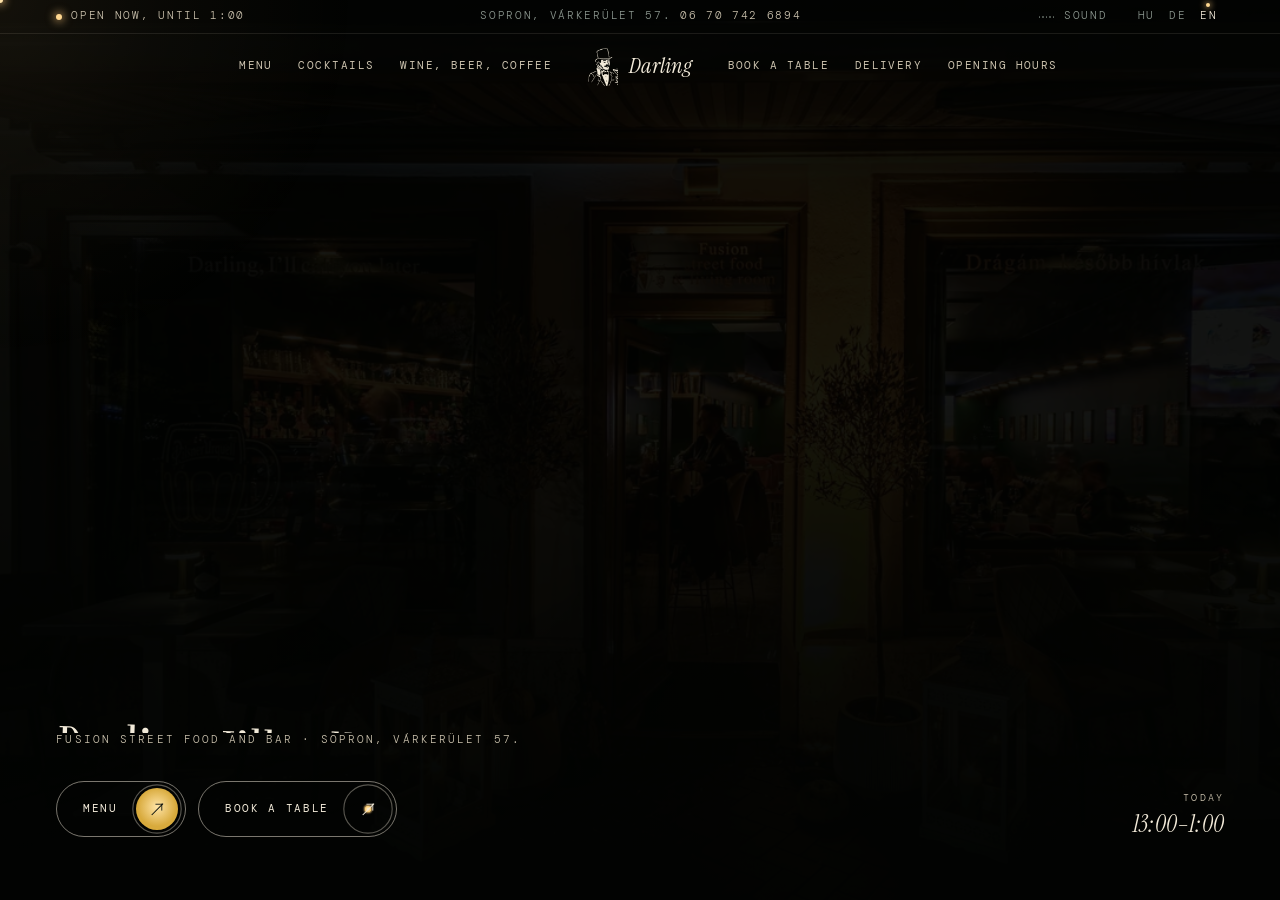
<file: site/index.html>
<!doctype html>
<html lang="hu" class="js">
<head>
<meta charset="utf-8">
<meta name="viewport" content="width=device-width, initial-scale=1">
<title>Drágám, később hívlak… · Darling · Sopron, Várkerület 57.</title>
<meta name="description" content="Street food, koktélbár és kávé Sopronban, a Várkerület 57–59.-ben. Smashed burger, poke bowl, wrap, koktélok, soproni borok. Asztalfoglalás: 06 70 742 6894.">
<meta name="robots" content="noindex">
<meta name="theme-color" content="#0d1411">
<meta property="og:title" content="Drágám, később hívlak… · Sopron, Várkerület 57.">
<meta property="og:description" content="Street food, koktélok és kávé a soproni Várkerületen.">
<meta property="og:image" content="https://curious-ganache-0c354a.netlify.app/img/hero-1400.webp">
<meta name="twitter:card" content="summary_large_image">
<link rel="icon" href="img/favicon.svg?v=10" type="image/svg+xml">
<link rel="preload" href="fonts/imbue-latin-opsz-normal.woff2" as="font" type="font/woff2" crossorigin>
<link rel="preload" href="fonts/imbue-latin-ext-opsz-normal.woff2" as="font" type="font/woff2" crossorigin>
<link rel="preload" href="fonts/dm-mono-latin-300-normal.woff2" as="font" type="font/woff2" crossorigin>
<link rel="preload" as="image" href="img/hero-1400.webp?v=10" imagesrcset="img/hero-800.webp?v=10 800w, img/hero-1400.webp?v=10 1400w, img/hero-2400.webp?v=10 2400w" imagesizes="100vw" fetchpriority="high">
<link rel="stylesheet" href="css/style.css?v=10">
<script type="application/ld+json">{"@context":"https://schema.org","@type":"BarOrPub","name":"Darling, I’ll call you later…","alternateName":"Darling Sopron","url":"https://curious-ganache-0c354a.netlify.app/","image":"https://curious-ganache-0c354a.netlify.app/img/hero-1400.webp","telephone":"+36707426894","email":"darlingsopron@gmail.com","address":{"@type":"PostalAddress","streetAddress":"Várkerület 57.","addressLocality":"Sopron","postalCode":"9400","addressCountry":"HU"},"servesCuisine":["Street food","Burger","Poke bowl"],"acceptsReservations":true,"hasMenu":"https://darling.waiterio.com/hu/menu","sameAs":["https://www.instagram.com/darlingsopron/","https://www.facebook.com/profile.php?id=61559651763220"],"openingHoursSpecification":[{"@type":"OpeningHoursSpecification","dayOfWeek":"Sunday","opens":"14:00","closes":"22:00"},{"@type":"OpeningHoursSpecification","dayOfWeek":"Monday","opens":"12:00","closes":"23:00"},{"@type":"OpeningHoursSpecification","dayOfWeek":"Tuesday","opens":"12:00","closes":"23:00"},{"@type":"OpeningHoursSpecification","dayOfWeek":"Wednesday","opens":"12:00","closes":"23:00"},{"@type":"OpeningHoursSpecification","dayOfWeek":"Thursday","opens":"12:00","closes":"23:00"},{"@type":"OpeningHoursSpecification","dayOfWeek":"Friday","opens":"13:00","closes":"01:00"},{"@type":"OpeningHoursSpecification","dayOfWeek":"Saturday","opens":"13:00","closes":"02:00"}]}</script>

<script>
(function(){var h=document.documentElement,s=null;h.classList.add('ft-wait');setTimeout(function(){if(!window.__dl)h.classList.remove('ft-wait')},8000);try{s=sessionStorage.getItem('dl-intro')}catch(e){}
var rm=matchMedia('(prefers-reduced-motion: reduce)').matches,sd=navigator.connection&&navigator.connection.saveData;
if(!s&&!rm&&!sd&&!(location.hash&&location.hash.length>1)&&scrollY<40){h.classList.add('intro-on','intro-hold');setTimeout(function(){if(!h.classList.contains('intro-run')){h.classList.add('no-intro');h.classList.remove('intro-hold');}},4500);}
try{var l=localStorage.getItem('dl-lang');if(!l){var n=(navigator.languages||[navigator.language||'hu']).map(function(x){return String(x).slice(0,2)});l=n.filter(function(x){return x==='hu'||x==='de'||x==='en'})[0]||'en';}if(l!=='hu'){h.lang=l;h.classList.add('lang-pending');}}catch(e){}})();
</script>
</head>
<body>
<a class="skip" href="#etlap" data-i18n="skip">Ugrás az étlapra</a>

<div class="intro" id="intro" aria-hidden="true">
  <div class="intro__half intro__half--l"></div>
  <div class="intro__half intro__half--r"></div>
  <div class="intro__glow"></div>
  <div class="intro__seam"></div>
  <div class="intro__smk"><i></i><i></i></div>
  <div class="intro__bar intro__bar--t"></div>
  <div class="intro__bar intro__bar--b"></div>
  <p class="intro__cap"><span class="intro__l1" id="introL1"></span><span class="intro__l2" id="introL2"></span></p>
  <p class="intro__sub" id="introSub"></p>
  <p class="intro__skip" id="introSkip"></p>
</div>

<header class="hd" id="hd">
  <div class="hd__strip">
    <span class="live" id="live"><i></i><span id="liveTxt">Nyitvatartás</span></span>
    <a class="hd__tel" href="tel:+36707426894"><i>Sopron, Várkerület 57.</i>06 70 742 6894</a>
    <div class="hd__r"><button type="button" class="snd" aria-pressed="false"><span class="snd__w" aria-hidden="true"><i></i><i></i><i></i><i></i><i></i></span><span data-i18n="snd">Hang</span></button>
    <div class="lang" role="group" aria-label="Nyelv / Sprache / Language">
      <button type="button" data-lang="hu" aria-pressed="true">HU</button><button type="button" data-lang="de" aria-pressed="false">DE</button><button type="button" data-lang="en" aria-pressed="false">EN</button>
    </div></div>
  </div>
  <div class="hd__bar">
    <nav class="hd__nav" aria-label="Fő menü">
      <div class="hd__grp hd__grp--l">
        <a href="#etlap" data-i18n="n1">Étlap</a>
        <a href="#bar" data-i18n="n2">Koktélok</a>
        <a href="#italok" data-i18n="n3">Bor, sör, kávé</a>
      </div>
      <a class="hd__brand" href="#top" aria-label="Darling, I’ll call you later, vissza az elejére">
        <img src="img/logo-hd.webp?v=10" alt="" width="34" height="43">
        <span class="hd__name">Darling</span>
      </a>
      <div class="hd__grp hd__grp--r">
        <a href="#foglalas" data-i18n="n4">Asztalfoglalás</a>
        <a href="#rendeles" data-i18n="n5">Házhozszállítás</a>
        <a href="#nyitvatartas" data-i18n="n6">Nyitvatartás</a>
      </div>
    </nav>
    <div class="hd__mob">
      <button type="button" class="snd snd--m" aria-pressed="false"><span class="snd__w" aria-hidden="true"><i></i><i></i><i></i><i></i><i></i></span><span class="sr" data-i18n="snd">Hang</span></button>
      <div class="lang" role="group" aria-label="Nyelv / Sprache / Language">
        <button type="button" data-lang="hu" aria-pressed="true">HU</button><button type="button" data-lang="de" aria-pressed="false">DE</button><button type="button" data-lang="en" aria-pressed="false">EN</button>
      </div>
      <button class="burger" id="burger" type="button" aria-expanded="false" aria-controls="mnav"><span></span><span></span><b data-i18n="menu">Menü</b></button>
    </div>
  </div>
</header>

<nav class="mnav" id="mnav" hidden aria-label="Menü">
  <a href="#etlap"><span>01</span><b data-i18n="n1">Étlap</b></a>
  <a href="#bar"><span>02</span><b data-i18n="n2">Koktélok</b></a>
  <a href="#italok"><span>03</span><b data-i18n="n3">Bor, sör, kávé</b></a>
  <a href="#foglalas"><span>04</span><b data-i18n="n4">Asztalfoglalás</b></a>
  <a href="#rendeles"><span>05</span><b data-i18n="n5">Házhozszállítás</b></a>
  <a href="#nyitvatartas"><span>06</span><b data-i18n="n6">Nyitvatartás</b></a>
  <p class="mnav__tel"><a href="tel:+36707426894">06 70 742 6894</a></p>
</nav>

<main id="main">

<section class="hero" id="top" data-gl="1">
  <div class="hero__stack">
    <img class="hero__img" src="img/hero-1400.webp?v=10" srcset="img/hero-800.webp?v=10 800w, img/hero-1400.webp?v=10 1400w, img/hero-2400.webp?v=10 2400w" sizes="100vw" alt="A Darling bejárata este a Várkerületen: nyitott ajtó, lámpások, asztalok a járdán" width="2400" height="1597" fetchpriority="high">
    <div class="hero__shade"></div>
    <div class="hero__dark" id="heroDark"></div>
  </div>
  <div class="hero__txt">
    <h1 class="hero__title bl" id="heroTitle" data-i18n="h1">Drágám, később hívlak…</h1>
    <p class="hero__sub" data-i18n="hsub">Fusion street food és bár · Sopron, Várkerület 57.</p>
    <div class="hero__go">
      <a class="go" href="#etlap"><span data-i18n="hgo1">Étlap</span><i class="go__ar" aria-hidden="true"></i></a>
      <a class="go go--line" href="#foglalas"><span data-i18n="hgo2">Asztalfoglalás</span><i class="go__ar" aria-hidden="true"></i></a>
    </div>
  </div>
  <p class="hero__today" id="heroToday"></p>
</section>

<section class="sec about" id="rolunk" aria-labelledby="aboutH">
  <div class="about__in">
    <h2 class="sr" id="aboutH" data-i18n="aboutH">Rólunk</h2>
    <p class="lede" id="lede" data-i18n="lede">Két terem és egy terasz a Várkerületen, mindkét teremben harminc hely. A konyha fél egytől fél tízig süti a burgereket és rakja össze a poke bowlokat, a bárpult pénteken egyig, szombaton kettőig van nyitva.</p>
    <div class="about__pics">
      <figure class="ph ph--a" style="--i:0"><div class="ph__in"><img src="img/bar-1400.webp?v=10" srcset="img/bar-800.webp?v=10 800w, img/bar-1400.webp?v=10 1400w, img/bar-2200.webp?v=10 2200w" sizes="(min-width: 900px) 40vw, 100vw" alt="A bárpult este: polcok tele üvegekkel, sárga steppelt pultfront" loading="lazy" width="1400" height="953"></div><figcaption><b>01</b><span data-i18n="capBar">A bárpult</span></figcaption></figure>
      <figure class="ph ph--c" style="--i:1"><div class="ph__in"><img src="img/asztal-800.webp?v=10" srcset="img/asztal-800.webp?v=10 800w, img/asztal-1400.webp?v=10 1400w" sizes="(min-width: 900px) 20vw, 50vw" alt="Koktél és itallap a fapulton, asztali lámpa fényénél" loading="lazy" width="800" height="1067"></div><figcaption><b>02</b><span data-i18n="capAsztal">Koktél és itallap</span></figcaption></figure>
      <figure class="ph ph--b" style="--i:2"><div class="ph__in"><img src="img/terasz-1400.webp?v=10" srcset="img/terasz-800.webp?v=10 800w, img/terasz-1400.webp?v=10 1400w" sizes="(min-width: 900px) 40vw, 50vw" alt="A terasz este, napernyők alatt hősugárzók és asztali lámpák" loading="lazy" width="1400" height="951"></div><figcaption><b>03</b><span data-i18n="capTerasz">Terasz a Várkerületen, hősugárzókkal</span></figcaption></figure>
    </div>
  </div>
</section>

<section class="sec menu" id="etlap" aria-labelledby="menuH">
  <div class="menu__head">
    <h2 class="h2 bl" id="menuH" data-i18n="menuH">Étlap</h2>
    <p class="menu__note" data-i18n="menuNote">A konyha 12:30 és 21:30 között főz. Bármelyik burger kérhető gluténmentes bucival, 600 Ft felárral.</p>
  </div>
  <div class="menu__grid">
    <div class="menu__tabs" role="tablist" id="tabs" aria-label="Étlap kategóriák"></div>
    <div class="menu__list" id="menuList" role="tabpanel" aria-live="polite"></div>
    <div class="menu__pic" aria-hidden="true"><div class="menu__frame" id="menuPic"></div></div>
  </div>
  <p class="menu__foot" data-i18n="menuFoot">Az árak forintban értendők és tartalmazzák az áfát, szervizdíjat nem számolunk fel. Az allergénekről a felszolgálónál érdeklődj.</p>
</section>

<section class="sec bar" id="bar" aria-labelledby="barH">
  <div class="bar__run" id="barRun">
  <div class="bar__pin" id="barPin">
    <div class="bar__l">
      <h2 class="h2 bl" id="barH" data-i18n="barH">Koktélok</h2>
      <ul class="clist" id="cList"></ul>
      <p class="bar__shot" data-i18n="shot">Darling Shot, darabja 700 Ft. Legalább négyet kérj, az ízt te választod.</p>
    </div>
    <div class="bar__deck" id="deck" aria-hidden="true"></div>
    <div class="bar__r">
      <h3 class="h3" data-i18n="classH">A klasszikusok is megvannak</h3>
      <ul class="classics" id="classics"></ul>
    </div>
  </div>
  </div>
  <div class="mq" id="mq" aria-hidden="true"><div class="mq__t" id="mqT"></div></div>
</section>

<section class="sec drinks" id="italok" aria-labelledby="drH">
  <div class="drinks__top">
    <h2 class="h2 bl" id="drH" data-i18n="drH">Bor, sör, kávé</h2>
    <p class="drinks__lede" data-i18n="drLede">A borlapon Ráspi, Prantner, Jandl és Lővér, a sörök között Münchner Helles, Guinness és Mort Subite. A házi limonádét két méretben kérheted.</p>
  </div>
  <div class="drinks__grid" id="drGrid"></div>
  <figure class="drinks__pic ph"><div class="ph__in"><img src="img/sor-1100.webp?v=10" srcset="img/sor-600.webp?v=10 600w, img/sor-1100.webp?v=10 1100w" sizes="(min-width: 900px) 30vw, 80vw" alt="Csapolt sör korsóban a pulton" loading="lazy" width="1100" height="1619"></div></figure>
</section>

<section class="sec book" id="foglalas" aria-labelledby="bookH">
  <div class="book__l">
    <h2 class="h2 bl" id="bookH" data-i18n="bookH">Asztalfoglalás</h2>
    <p class="book__p" data-i18n="bookP">Péntek és szombat estére érdemes előre szólni, a két terem hamar megtelik. Hívj minket, vagy írj üzenetet Instagramon.</p>
    <a class="book__tel" href="tel:+36707426894" id="bookTel">06 70 742 6894</a>
    <p class="book__their" data-i18n="bookQ">„Ha esetleg nem vesszük fel, később hívunk…”</p>
    <p class="book__alt"><a class="ul" href="https://www.instagram.com/darlingsopron/" target="_blank" rel="noopener">Instagram: @darlingsopron</a> · <a class="ul" href="mailto:darlingsopron@gmail.com">darlingsopron@gmail.com</a></p>
  </div>
  <div class="book__r">
    <div class="dial" id="dial">
      <p class="dial__screen" id="dialScreen" aria-live="polite"><span id="dialNum"></span><i class="dial__caret"></i></p>
      <svg class="dial__svg" id="dialSvg" viewBox="-200 -200 400 400" role="img" aria-label="Tárcsás telefon, a Darling számát tárcsázza">
        <circle class="dial__base" r="196"/>
        <g id="dialNums"></g>
        <g class="dial__wheel" id="dialWheel"><circle class="dial__plate" r="182"/><g id="dialHoles"></g><circle class="dial__hub" r="64"/></g>
        <g class="dial__mid"><circle r="62" class="dial__card"/><text y="-12" class="dial__ct">Darling</text><text y="16" class="dial__cn">70 742 6894</text></g>
        <path class="dial__stop" d="M150 104 L183 126 L176 136 L143 114 Z"/>
      </svg>
      <div class="dial__btns">
        <button type="button" class="go go--line" id="dialGo"><span data-i18n="dialGo">Tárcsázd a számot</span><i class="go__ar" aria-hidden="true"></i></button>
        <a class="go" href="tel:+36707426894"><span data-i18n="dialCall">Hívás</span><i class="go__ar" aria-hidden="true"></i></a>
      </div>
      <p class="dial__hint" data-i18n="dialHint">A lyukakra kattintva magad is tárcsázhatsz.</p>
    </div>
  </div>
</section>

<section class="sec deliv" id="rendeles" aria-labelledby="delH">
  <figure class="deliv__pic ph"><div class="ph__in"><img src="img/w-burger-1400.webp?v=10" srcset="img/w-burger-800.webp?v=10 800w, img/w-burger-1400.webp?v=10 1400w" sizes="(min-width: 900px) 52vw, 100vw" alt="Smashed burger piros tányéron, mögötte korsó sör" loading="lazy" width="1400" height="788"></div></figure>
  <div class="deliv__txt">
    <h2 class="h2 bl" id="delH" data-i18n="delH">Házhozszállítás</h2>
    <dl class="facts">
      <div><dt data-i18n="d1t">Hová</dt><dd data-i18n="d1d">Sopron és 10 km-es környéke</dd></div>
      <div><dt data-i18n="d2t">Szállítási díj</dt><dd data-i18n="d2d">10 km-ig ingyenes, azon túl 700 Ft</dd></div>
      <div><dt data-i18n="d3t">Legkisebb rendelés</dt><dd>2 500 Ft</dd></div>
      <div><dt data-i18n="d4t">Fizetés</dt><dd data-i18n="d4d">készpénz, bankkártya a futárnál vagy online</dd></div>
    </dl>
    <div class="deliv__go">
      <a class="go" href="https://darling.waiterio.com/hu/menu" target="_blank" rel="noopener"><span data-i18n="ordOwn">Rendelés közvetlenül tőlünk</span><i class="go__ar" aria-hidden="true"></i></a>
      <p class="deliv__also"><span data-i18n="ordAlso">Wolton és foodorán is megtalálsz:</span> <a class="ul" href="https://wolt.com/hu/hun/sopron/restaurant/darling-ill-call-you-later" target="_blank" rel="noopener">Wolt</a> · <a class="ul" href="https://www.foodora.hu/restaurant/cptg/darling-ill-call-you-later" target="_blank" rel="noopener">foodora</a></p>
      <p class="deliv__note" data-i18n="ordNote">Áfás számlát kérésre adunk, ezt a rendelésnél jelezd.</p>
    </div>
  </div>
</section>

<section class="sec visit" id="nyitvatartas" aria-labelledby="visH">
  <div class="visit__l">
    <h2 class="h2 bl" id="visH" data-i18n="visH">Nyitvatartás</h2>
    <table class="hours" id="hours"><caption class="sr" data-i18n="visH">Nyitvatartás</caption><tbody></tbody></table>
    <p class="visit__note" data-i18n="visNote">Ünnepnapokon és rendezvények idején eltérhet, ezt Instagramon jelezzük.</p>
  </div>
  <div class="visit__r">
    <address class="addr">
      <span class="addr__k" data-i18n="aK">Cím</span>
      <a class="addr__v" href="https://maps.google.com/?q=Darling,+I%27ll+call+you+later...,+Sopron,+V%C3%A1rker%C3%BClet+57" target="_blank" rel="noopener">9400 Sopron, Várkerület 57.</a>
      <span class="addr__k" data-i18n="tK">Telefon</span>
      <a class="addr__v" href="tel:+36707426894">06 70 742 6894</a>
      <span class="addr__k">E-mail</span>
      <a class="addr__v" href="mailto:darlingsopron@gmail.com">darlingsopron@gmail.com</a>
      <span class="addr__k" data-i18n="sK">Közösségi oldalak</span>
      <span class="addr__v"><a class="ul" href="https://www.instagram.com/darlingsopron/" target="_blank" rel="noopener">Instagram</a> · <a class="ul" href="https://www.facebook.com/profile.php?id=61559651763220" target="_blank" rel="noopener">Facebook</a></span>
    </address>
    <div class="map" id="map">
      <img src="img/terasz2-800.webp?v=10" srcset="img/terasz2-800.webp?v=10 800w, img/terasz2-1400.webp?v=10 1400w" sizes="(min-width: 900px) 44vw, 100vw" alt="A Darling homlokzata és terasza este a Várkerületen" loading="lazy" width="1400" height="951">
      <div class="map__ov">
        <p data-i18n="mapP">A térkép a Google szolgáltatása, betöltéskor a Google sütiket használhat.</p>
        <button type="button" class="go go--line" id="mapGo"><span data-i18n="mapGo">Térkép betöltése</span><i class="go__ar" aria-hidden="true"></i></button>
      </div>
    </div>
  </div>
</section>

</main>

<footer class="ft" id="ft">
  <div class="ft__in">
    <img class="ft__logo" src="img/logo-ft.webp?v=10" alt="" width="180" height="227" fetchpriority="low">
    <p class="ft__big"><span data-i18n="ftBig">Drágám, később hívlak…</span></p>
    <div class="ft__cols">
      <p><b>Darling, I’ll call you later…</b><br>9400 Sopron, Várkerület 57–59.<br><a href="tel:+36707426894">06 70 742 6894</a><br><a href="mailto:darlingsopron@gmail.com">darlingsopron@gmail.com</a></p>
      <p><span data-i18n="ftOp">Üzemeltető</span>: SZMT GROUP Kft.<br><span data-i18n="ftSeat">Székhely</span>: 9400 Sopron, Deákkúti út 16/A 2. em. 7.<br><a class="ul" href="jogi.html" data-i18n="ftLegal">Impresszum és adatkezelés</a></p>
      <p><span data-i18n="ftPhotos">Fotók: a Darling saját képei.</span><br><span data-i18n="ftHost">Tárhely: Netlify, Inc.</span></p>
    </div>
  </div>
</footer>

<canvas class="smoke" id="smoke" aria-hidden="true"></canvas>
<div class="glow" id="glow" aria-hidden="true"></div>
<div class="cur" id="cur" aria-hidden="true"><i class="cur__d"></i><i class="cur__r"><svg viewBox="-17 -17 34 34"><circle r="15.5"/><g id="curH"></g></svg></i></div>
<script src="js/szovegek.js?v=10"></script>
<script src="js/app.min.js?v=10" defer></script>
</body>
</html>
</file>
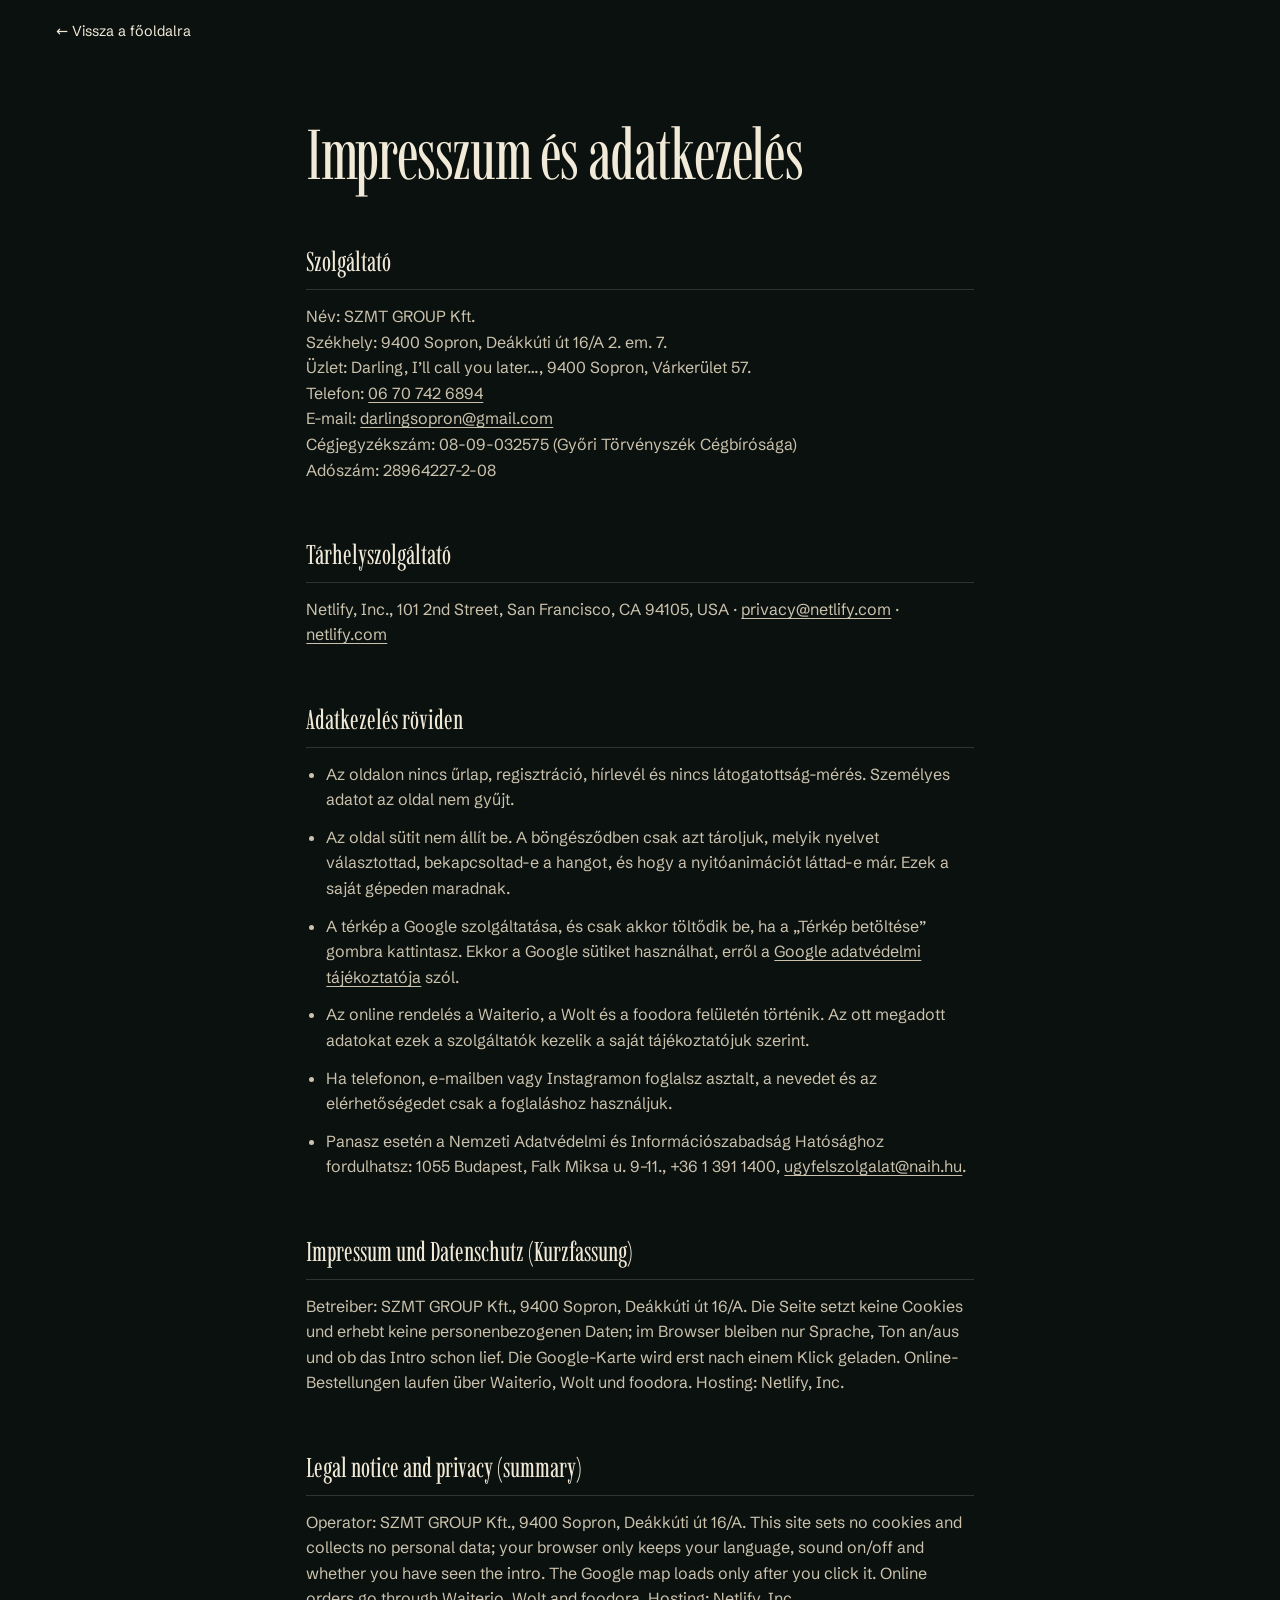
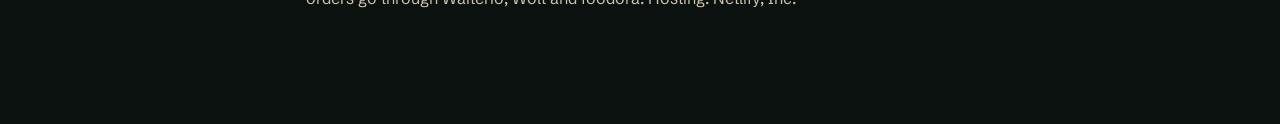
<file: site/jogi.html>
<!doctype html>
<html lang="hu">
<head>
<meta charset="utf-8">
<meta name="viewport" content="width=device-width, initial-scale=1">
<title>Impresszum és adatkezelés · Darling, I’ll call you later…</title>
<meta name="description" content="A Darling, I’ll call you later… (Sopron, Várkerület 57.) impresszuma és adatkezelési tájékoztatója.">
<meta name="robots" content="noindex">
<link rel="icon" href="img/favicon.svg?v=10" type="image/svg+xml">
<link rel="stylesheet" href="css/style.css?v=10">
<style>
body{background:var(--ink)}
.lg{max-width:780px;margin:0 auto;padding:120px var(--pad) 100px}
.lg h1{font:400 clamp(2.4rem,6vw,4.4rem)/1 var(--serif);letter-spacing:-.02em}
.lg h2{font:400 1.7rem/1.2 var(--serif);margin:56px 0 14px;padding-bottom:10px;border-bottom:1px solid var(--line)}
.lg p,.lg li{color:var(--cream2);margin:0 0 12px}
.lg ul{list-style:disc;padding-left:20px}
.lg a{text-decoration:underline;text-underline-offset:3px}
.todo{color:var(--gold)}
.back{position:fixed;top:20px;left:var(--pad);font-size:.9rem}
</style>
</head>
<body>
<a class="back" href="index.html">← Vissza a főoldalra</a>
<main class="lg">
<h1 id="lgH">Impresszum és adatkezelés</h1>
<section lang="hu" data-sec="hu">

<h2>Szolgáltató</h2>
<p>Név: SZMT GROUP Kft.<br>
Székhely: 9400 Sopron, Deákkúti út 16/A 2. em. 7.<br>
Üzlet: Darling, I’ll call you later…, 9400 Sopron, Várkerület 57.<br>
Telefon: <a href="tel:+36707426894">06 70 742 6894</a><br>
E-mail: <a href="mailto:darlingsopron@gmail.com">darlingsopron@gmail.com</a><br>
Cégjegyzékszám: 08-09-032575 (Győri Törvényszék Cégbírósága)<br>
Adószám: 28964227-2-08</p>

<h2>Tárhelyszolgáltató</h2>
<p>Netlify, Inc., 101 2nd Street, San Francisco, CA 94105, USA · <a href="mailto:privacy@netlify.com">privacy@netlify.com</a> · <a href="https://www.netlify.com" target="_blank" rel="noopener">netlify.com</a></p>

<h2>Adatkezelés röviden</h2>
<ul>
<li>Az oldalon nincs űrlap, regisztráció, hírlevél és nincs látogatottság-mérés. Személyes adatot az oldal nem gyűjt.</li>
<li>Az oldal sütit nem állít be. A böngésződben csak azt tároljuk, melyik nyelvet választottad, bekapcsoltad-e a hangot, és hogy a nyitóanimációt láttad-e már. Ezek a saját gépeden maradnak.</li>
<li>A térkép a Google szolgáltatása, és csak akkor töltődik be, ha a „Térkép betöltése” gombra kattintasz. Ekkor a Google sütiket használhat, erről a <a href="https://policies.google.com/privacy" target="_blank" rel="noopener">Google adatvédelmi tájékoztatója</a> szól.</li>
<li>Az online rendelés a Waiterio, a Wolt és a foodora felületén történik. Az ott megadott adatokat ezek a szolgáltatók kezelik a saját tájékoztatójuk szerint.</li>
<li>Ha telefonon, e-mailben vagy Instagramon foglalsz asztalt, a nevedet és az elérhetőségedet csak a foglaláshoz használjuk.</li>
<li>Panasz esetén a Nemzeti Adatvédelmi és Információszabadság Hatósághoz fordulhatsz: 1055 Budapest, Falk Miksa u. 9–11., +36 1 391 1400, <a href="mailto:ugyfelszolgalat@naih.hu">ugyfelszolgalat@naih.hu</a>.</li>
</ul>

</section>
<section lang="de" data-sec="de">
<h2>Impressum und Datenschutz (Kurzfassung)</h2>
<p>Betreiber: SZMT GROUP Kft., 9400 Sopron, Deákkúti út 16/A. Die Seite setzt keine Cookies und erhebt keine personenbezogenen Daten; im Browser bleiben nur Sprache, Ton an/aus und ob das Intro schon lief. Die Google-Karte wird erst nach einem Klick geladen. Online-Bestellungen laufen über Waiterio, Wolt und foodora. Hosting: Netlify, Inc.</p>

</section>
<section lang="en" data-sec="en">
<h2>Legal notice and privacy (summary)</h2>
<p>Operator: SZMT GROUP Kft., 9400 Sopron, Deákkúti út 16/A. This site sets no cookies and collects no personal data; your browser only keeps your language, sound on/off and whether you have seen the intro. The Google map loads only after you click it. Online orders go through Waiterio, Wolt and foodora. Hosting: Netlify, Inc.</p>
</section>
</main>
<script>
(function(){var l="hu";try{l=localStorage.getItem("dl-lang")||"hu"}catch(e){}if(l!=="de"&&l!=="en")return;
var H={de:["Impressum und Datenschutz","← Zurück zur Startseite","Impressum und Datenschutz · Darling, I’ll call you later…"],en:["Legal notice and privacy","← Back to the home page","Legal notice and privacy · Darling, I’ll call you later…"]}[l];
document.documentElement.lang=l;document.title=H[2];var h=document.getElementById("lgH");h.textContent=H[0];
var sec=document.querySelector("[data-sec="+l+"]");h.after(sec);document.querySelector(".back").textContent=H[1];
document.querySelector("[data-sec=hu]").insertAdjacentHTML("afterbegin","<p lang=\""+l+"\" style=\"margin-top:48px\">"+(l==="de"?"Vollständige Fassung auf Ungarisch:":"Full version in Hungarian:")+"</p>");})();
</script>
</body>
</html>
</file>
<file: site/css/style.css>
/* Darling, I’ll call you later… – Sopron, Várkerület 57. Bemutató oldal, v8 */
@font-face{font-family:'Imbue';font-style:normal;font-display:swap;font-weight:100 900;src:url(../fonts/imbue-latin-ext-opsz-normal.woff2) format('woff2-variations');unicode-range:U+0100-02BA,U+02BD-02C5,U+02C7-02CC,U+02CE-02D7,U+02DD-02FF,U+0304,U+0308,U+0329,U+1D00-1DBF,U+1E00-1E9F,U+1EF2-1EFF,U+2020,U+20A0-20AB,U+20AD-20C0,U+2113,U+2C60-2C7F,U+A720-A7FF}
@font-face{font-family:'Imbue';font-style:normal;font-display:swap;font-weight:100 900;src:url(../fonts/imbue-latin-opsz-normal.woff2) format('woff2-variations');unicode-range:U+0000-00FF,U+0131,U+0152-0153,U+02BB-02BC,U+02C6,U+02DA,U+02DC,U+0304,U+0308,U+0329,U+2000-206F,U+20AC,U+2122,U+2191,U+2193,U+2212,U+2215,U+FEFF,U+FFFD}
@font-face{font-family:'Instrument';font-style:italic;font-display:swap;font-weight:400;src:url(../fonts/instrument-serif-latin-ext-400-italic.woff2) format('woff2');unicode-range:U+0100-02BA,U+02BD-02C5,U+02C7-02CC,U+02CE-02D7,U+02DD-02FF,U+0304,U+0308,U+0329,U+1D00-1DBF,U+1E00-1E9F,U+1EF2-1EFF,U+2020,U+20A0-20AB,U+20AD-20C0,U+2113,U+2C60-2C7F,U+A720-A7FF}
@font-face{font-family:'Instrument';font-style:italic;font-display:swap;font-weight:400;src:url(../fonts/instrument-serif-latin-400-italic.woff2) format('woff2');unicode-range:U+0000-00FF,U+0131,U+0152-0153,U+02BB-02BC,U+02C6,U+02DA,U+02DC,U+0304,U+0308,U+0329,U+2000-206F,U+20AC,U+2122,U+2191,U+2193,U+2212,U+2215,U+FEFF,U+FFFD}
@font-face{font-family:'DM Mono';font-style:normal;font-display:swap;font-weight:300;src:url(../fonts/dm-mono-latin-ext-300-normal.woff2) format('woff2');unicode-range:U+0100-02BA,U+02BD-02C5,U+02C7-02CC,U+02CE-02D7,U+02DD-02FF,U+0304,U+0308,U+0329,U+1D00-1DBF,U+1E00-1E9F,U+1EF2-1EFF,U+2020,U+20A0-20AB,U+20AD-20C0,U+2113,U+2C60-2C7F,U+A720-A7FF}
@font-face{font-family:'DM Mono';font-style:normal;font-display:swap;font-weight:300;src:url(../fonts/dm-mono-latin-300-normal.woff2) format('woff2');unicode-range:U+0000-00FF,U+0131,U+0152-0153,U+02BB-02BC,U+02C6,U+02DA,U+02DC,U+0304,U+0308,U+0329,U+2000-206F,U+20AC,U+2122,U+2191,U+2193,U+2212,U+2215,U+FEFF,U+FFFD}
@font-face{font-family:'DM Mono';font-style:normal;font-display:swap;font-weight:400;src:url(../fonts/dm-mono-latin-ext-400-normal.woff2) format('woff2');unicode-range:U+0100-02BA,U+02BD-02C5,U+02C7-02CC,U+02CE-02D7,U+02DD-02FF,U+0304,U+0308,U+0329,U+1D00-1DBF,U+1E00-1E9F,U+1EF2-1EFF,U+2020,U+20A0-20AB,U+20AD-20C0,U+2113,U+2C60-2C7F,U+A720-A7FF}
@font-face{font-family:'DM Mono';font-style:normal;font-display:swap;font-weight:400;src:url(../fonts/dm-mono-latin-400-normal.woff2) format('woff2');unicode-range:U+0000-00FF,U+0131,U+0152-0153,U+02BB-02BC,U+02C6,U+02DA,U+02DC,U+0304,U+0308,U+0329,U+2000-206F,U+20AC,U+2122,U+2191,U+2193,U+2212,U+2215,U+FEFF,U+FFFD}
@font-face{font-family:'Schibsted';font-style:normal;font-display:swap;font-weight:400 900;src:url(../fonts/schibsted-grotesk-latin-ext-wght-normal.woff2) format('woff2-variations');unicode-range:U+0100-02BA,U+02BD-02C5,U+02C7-02CC,U+02CE-02D7,U+02DD-02FF,U+0304,U+0308,U+0329,U+1D00-1DBF,U+1E00-1E9F,U+1EF2-1EFF,U+2020,U+20A0-20AB,U+20AD-20C0,U+2113,U+2C60-2C7F,U+A720-A7FF}
@font-face{font-family:'Schibsted';font-style:normal;font-display:swap;font-weight:400 900;src:url(../fonts/schibsted-grotesk-latin-wght-normal.woff2) format('woff2-variations');unicode-range:U+0000-00FF,U+0131,U+0152-0153,U+02BB-02BC,U+02C6,U+02DA,U+02DC,U+0304,U+0308,U+0329,U+2000-206F,U+20AC,U+2122,U+2191,U+2193,U+2212,U+2215,U+FEFF,U+FFFD}

:root{
  --ink:#0b110e; --night:#060907; --green:#10221b; --green2:#183229;
  --cream:#f2ead9; --cream2:#cbc2ae; --dim:#8c978f;
  --gold:#d8aa3c; --gold2:#b8902f; --warm:255,204,128;
  --line:rgba(242,234,217,.16);
  --serif:'Imbue','Didot','Bodoni 72',Georgia,serif;
  --ital:'Instrument','Didot',Georgia,serif;
  --mono:'DM Mono',ui-monospace,Menlo,monospace;
  --sans:'Schibsted',system-ui,-apple-system,'Segoe UI',sans-serif;
  --pad:clamp(20px,4.4vw,72px);
  --ease:cubic-bezier(.16,1,.3,1);
  --fs-h2:clamp(2.5rem,4.6vw,4.8rem);
}
*,*::before,*::after{box-sizing:border-box}
*{-webkit-tap-highlight-color:transparent}
[hidden]{display:none!important}
html{-webkit-text-size-adjust:100%;text-size-adjust:100%;background:var(--ink)}
body{margin:0;background:var(--ink);color:var(--cream);font:400 1rem/1.6 var(--sans);-webkit-font-smoothing:antialiased;overflow-x:clip}
html.lenis,html.lenis body{height:auto}
.lenis.lenis-smooth{scroll-behavior:auto!important}
img{display:block;max-width:100%;height:auto}
a{color:inherit;text-decoration:none}
button{font:inherit;color:inherit;background:none;border:0;padding:0;cursor:pointer}
h1,h2,h3,p,ul,dl,dd,figure{margin:0}
ul{list-style:none;padding:0}
:focus{outline:none}
:focus-visible{outline:1px solid var(--gold);outline-offset:4px}
::selection{background:rgba(216,170,60,.35);color:var(--cream)}
.sr{position:absolute!important;width:1px;height:1px;overflow:hidden;clip:rect(0 0 0 0);white-space:nowrap}
.skip{position:fixed;left:12px;top:-60px;z-index:200;background:var(--cream);color:var(--ink);padding:10px 14px}
.skip:focus{top:12px}
html.lang-pending [data-i18n]{visibility:hidden}
.ul{background:linear-gradient(currentColor,currentColor) 0 100%/100% 1px no-repeat;transition:background-size .3s var(--ease)}
.ul:hover{background-size:0 1px;background-position:100% 100%}
.mono{font:400 .72rem/1.4 var(--mono);letter-spacing:.14em;text-transform:uppercase}

/* ---------------- intro: mozivászon, felirat élő idővel, fénycsík az ajtóban, felkapcsolódó lámpák */
.intro{display:none;position:fixed;inset:0;z-index:120;color:var(--cream);overflow:hidden}
html.intro-on .intro{display:block}
html.no-intro .intro{display:none}
html.intro-hold main>section:not(.hero),html.intro-hold .ft{display:none}
.intro__half{position:absolute;top:0;bottom:0;width:50.5%;background:#030504;will-change:transform}
.intro__half--l{left:0;background:radial-gradient(90% 70% at 100% 52%,#0a0f0c,#030504 70%)}
.intro__half--r{right:0;background:radial-gradient(90% 70% at 0 52%,#0a0f0c,#030504 70%)}
.intro__glow{position:absolute;left:50%;top:0;bottom:0;width:70vw;margin-left:-35vw;background:radial-gradient(22% 48% at 50% 56%,rgba(var(--warm),.42),rgba(var(--warm),.10) 48%,rgba(var(--warm),0) 100%);opacity:0;will-change:opacity,transform;z-index:1}
.intro__seam{position:absolute;left:50%;top:14%;bottom:12%;width:2px;margin-left:-1px;background:linear-gradient(rgba(255,226,168,0),#ffe2a8 28%,#ffd28a 72%,rgba(255,210,138,0));opacity:0;transform:scaleY(.15);z-index:1}
.intro__bar{position:absolute;left:0;right:0;height:11vh;background:#000;z-index:3;will-change:transform}
.intro__bar--t{top:0}.intro__bar--b{bottom:0}
.intro__cap{position:absolute;left:var(--pad);right:var(--pad);top:50%;transform:translateY(-50%);text-align:center;z-index:4}
.intro__l1{display:block;font:300 clamp(.68rem,1vw,.8rem)/1.6 var(--mono);letter-spacing:.34em;text-transform:uppercase;color:var(--cream2)}
.intro__l1 b{font-weight:300;opacity:0}
.intro__l2{display:block;margin-top:14px;font:italic 400 clamp(1.3rem,2.2vw,1.8rem)/1 var(--ital);color:var(--cream);opacity:0}
.intro__sub{position:absolute;left:var(--pad);right:var(--pad);bottom:calc(11vh + 3.2vh);text-align:center;font:italic 400 clamp(1.05rem,1.7vw,1.45rem)/1.3 var(--ital);color:#f4e2b8;opacity:0;z-index:4;text-shadow:0 1px 10px #000}
.intro__skip{position:absolute;right:var(--pad);bottom:4vh;z-index:4;font:300 .62rem/1 var(--mono);letter-spacing:.24em;text-transform:uppercase;color:var(--dim);opacity:0;transition:opacity .6s}
.intro.is-skip .intro__skip{opacity:.8}

/* ---------------- fejléc: felül infócsík, alatta középen a cilinderes úr, két oldalt a menü */
.hd{--sh:34px;position:fixed;left:0;right:0;top:0;z-index:60;transition:transform .7s var(--ease),background-color .5s}
.hd__strip{height:var(--sh);display:flex;align-items:center;justify-content:space-between;gap:20px;padding:0 var(--pad);font:300 .66rem/1 var(--mono);letter-spacing:.16em;text-transform:uppercase;color:var(--cream2);border-bottom:1px solid rgba(242,234,217,.1)}
.hd__tel{transition:color .3s}
.hd__tel:hover{color:var(--gold)}
.hd__tel i{font-style:normal;color:var(--dim);margin-right:.8em}
.hd__bar{position:relative;display:flex;align-items:center;gap:20px;padding:14px var(--pad);transition:padding .6s var(--ease)}
.hd__bar::after{content:"";position:absolute;left:0;right:0;bottom:0;height:1px;background:var(--line);opacity:0;transition:opacity .4s}
.hd.is-solid{background:rgba(6,9,7,.92);transform:translateY(calc(var(--sh)*-1))}
.hd.is-solid .hd__bar{padding-top:8px;padding-bottom:8px}
.hd.is-solid .hd__bar::after{opacity:1}
.hd.is-hid{transform:translateY(-110%)}
.hd__nav{flex:1;display:grid;grid-template-columns:1fr auto 1fr;align-items:center;gap:clamp(22px,2.8vw,54px)}
.hd__grp{display:flex;gap:clamp(16px,2vw,36px);font:400 .7rem/1 var(--mono);letter-spacing:.13em;text-transform:uppercase}
.hd__grp--l{justify-content:flex-end}
.hd__grp a{position:relative;padding:9px 0 12px;white-space:nowrap;color:var(--cream2);transition:color .35s}
.hd__grp a:hover,.hd__grp a.is-on{color:var(--cream)}
/* telefonzsinór-hurkok húzódnak a menüpont alá */
.hd__grp a::after{content:"";position:absolute;left:0;right:0;bottom:0;height:7px;background:url("data:image/svg+xml,%3Csvg xmlns='http://www.w3.org/2000/svg' width='9' height='7' viewBox='0 0 9 7'%3E%3Cpath d='M0 5.6C2.7 5.6 6.1 4.7 6.1 2.6 6.1 1.4 5.3.9 4.5.9 3.6.9 3 1.8 3.4 3.4 3.9 5.1 6.3 5.6 9 5.6' fill='none' stroke='%23d8aa3c' stroke-width='.8'/%3E%3C/svg%3E") 0 0/9px 7px repeat-x;clip-path:inset(0 100% 0 0);transition:clip-path .7s var(--ease)}
.hd__grp a:hover::after,.hd__grp a.is-on::after{clip-path:inset(0 0 0 0)}
.hd__brand{display:flex;align-items:center;gap:11px;justify-self:center}
.hd__brand img{width:30px;height:auto;transition:transform .8s var(--ease)}
.hd__brand:hover img{transform:rotate(-8deg) translateY(-2px)}
.hd__name{font:italic 400 1.35rem/1 var(--ital);letter-spacing:.01em;white-space:nowrap}
.hd__mob{display:none;align-items:center;gap:16px;margin-left:auto}
.live{display:flex;align-items:center;gap:9px;white-space:nowrap}
.live i{width:6px;height:6px;border-radius:50%;background:#59605b;flex:none}
.live.is-open i{background:#ffd890;box-shadow:0 0 8px 2px rgba(var(--warm),.6);animation:bulb 4s infinite}
@keyframes bulb{0%,100%{opacity:1}47%{opacity:1}48%{opacity:.35}50%{opacity:1}52%{opacity:.6}54%{opacity:1}}
.lang{display:flex;gap:2px}
.lang button{position:relative;padding:6px 6px;font:300 .66rem/1 var(--mono);letter-spacing:.16em;color:var(--dim);transition:color .3s}
.lang button::before{content:"";position:absolute;left:50%;top:-2px;width:4px;height:4px;margin-left:-3px;border-radius:50%;background:#ffd890;box-shadow:0 0 6px 1px rgba(var(--warm),.7);opacity:0;transform:scale(.3);transition:opacity .4s,transform .4s var(--ease)}
.lang button[aria-pressed=true]{color:var(--cream)}
.lang button[aria-pressed=true]::before{opacity:1;transform:none}
.lang button:hover{color:var(--gold)}
.burger{display:inline-flex;align-items:center;gap:10px;height:40px;position:relative;padding-left:30px;font:400 .68rem/1 var(--mono);letter-spacing:.16em;text-transform:uppercase}
.burger span{position:absolute;left:0;width:22px;height:1px;background:currentColor;transition:transform .5s var(--ease),width .5s var(--ease)}
.burger span:nth-child(1){top:16px}.burger span:nth-child(2){top:23px;width:14px}
.burger[aria-expanded=true] span:nth-child(1){transform:translateY(3.5px) rotate(45deg)}
.burger[aria-expanded=true] span:nth-child(2){width:22px;transform:translateY(-3.5px) rotate(-45deg)}
.mnav{position:fixed;inset:0;z-index:55;background:radial-gradient(70% 50% at 30% 22%,rgba(var(--warm),.13),rgba(var(--warm),0) 70%),var(--night);display:flex;flex-direction:column;justify-content:center;gap:4px;padding:90px var(--pad) 40px}
.mnav a{font:300 clamp(2rem,8.6vw,3.2rem)/1.15 var(--serif);display:flex;align-items:baseline;gap:14px}
.mnav a span{font:300 .66rem var(--mono);letter-spacing:.14em;color:var(--gold)}
.mnav__tel{margin-top:26px;font:300 .74rem var(--mono);letter-spacing:.14em}
.mnav__tel a{font:inherit;color:var(--gold)}

/* ---------------- gombok: tárcsalyuk, amiben ég egy lámpa; ráállva a fény elönti a gombot */
.go{position:relative;display:inline-flex;align-items:center;gap:18px;height:56px;padding:0 7px 0 26px;border-radius:999px;border:1px solid rgba(242,234,217,.5);color:var(--cream);font:400 .7rem/1 var(--mono);letter-spacing:.15em;text-transform:uppercase;isolation:isolate;overflow:hidden;will-change:transform;transition:color .5s var(--ease),border-color .5s,box-shadow .6s}
.go::before{content:"";position:absolute;right:7px;top:50%;width:42px;height:42px;margin-top:-21px;border-radius:50%;background:radial-gradient(circle at 50% 45%,#ffe4a6,var(--gold) 62%);z-index:-1;transition:transform .8s var(--ease)}
.go::after{content:"";position:absolute;right:7px;top:50%;width:42px;height:42px;margin-top:-21px;border-radius:50%;border:1px solid rgba(242,234,217,.35);transform:scale(1.18);transition:transform .8s var(--ease),opacity .5s}
.go:hover{color:var(--ink);border-color:var(--gold);box-shadow:0 0 40px rgba(var(--warm),.22)}
.go:hover::before{transform:scale(15)}
.go:hover::after{transform:scale(1.6);opacity:0}
.go__ar{position:relative;width:42px;height:42px;flex:none;color:var(--ink);transform:rotate(-45deg);transition:transform .8s var(--ease)}
.go__ar::before{content:"";position:absolute;left:13px;right:13px;top:20.5px;height:1px;background:currentColor}
.go__ar::after{content:"";position:absolute;right:13px;top:17px;width:8px;height:8px;border-top:1px solid currentColor;border-right:1px solid currentColor;transform:rotate(45deg) translate(-1px,1px) scale(.85)}
.go:hover .go__ar{transform:rotate(0deg)}
.go--line::before{background:radial-gradient(circle,#fff1cf,#ffd890 40%,var(--gold) 100%);transform:scale(.16);box-shadow:0 0 12px 4px rgba(var(--warm),.9)}
.go--line .go__ar{color:var(--cream)}
.go--line:hover .go__ar{color:var(--ink)}

/* ---------------- lámpák: minden szakasz címe fölött egy függőlámpa, ami odaérve felkapcsol */
.bl.h2{position:relative;isolation:isolate}
.pend{position:absolute;left:.2em;bottom:calc(100% + 10px);width:50px;height:clamp(76px,12vh,130px);margin-left:-25px;pointer-events:none;transform-origin:50% 0;font-size:1rem}
.pend::before{content:"";position:absolute;left:50%;top:0;bottom:16px;width:1px;background:linear-gradient(rgba(216,170,60,0),rgba(216,170,60,.55))}
.pend svg{position:absolute;left:0;bottom:0;width:50px;height:25px;overflow:visible}
.pend__s{fill:#0d1511;stroke:var(--gold2);stroke-width:1}
.pend__b{position:absolute;left:50%;bottom:-5px;width:9px;height:9px;margin-left:-4.5px;border-radius:50%;background:#fff0c8;box-shadow:0 0 14px 5px rgba(var(--warm),.55),0 0 60px 26px rgba(var(--warm),.12);opacity:0}
.pend__c{position:absolute;left:50%;top:calc(100% - 8px);width:min(96vw,780px);height:min(66vh,540px);margin-left:max(-48vw,-390px);background:url(../img/deco-lit.png?v=10) 0 0/120px 60px,conic-gradient(from 148deg at 50% 0,rgba(var(--warm),0) 0deg,rgba(var(--warm),.07) 14deg,rgba(var(--warm),.15) 28deg,rgba(var(--warm),.17) 32deg,rgba(var(--warm),.15) 36deg,rgba(var(--warm),.07) 50deg,rgba(var(--warm),0) 64deg,rgba(var(--warm),0) 360deg);-webkit-mask-image:conic-gradient(from 148deg at 50% 0,rgba(0,0,0,0) 0deg,#000 22deg,#000 42deg,rgba(0,0,0,0) 64deg,rgba(0,0,0,0) 360deg),radial-gradient(ellipse 36% 100% at 50% 0,#000 0,rgba(0,0,0,.7) 38%,rgba(0,0,0,.28) 68%,rgba(0,0,0,0) 100%);-webkit-mask-composite:source-in;mask-image:conic-gradient(from 148deg at 50% 0,rgba(0,0,0,0) 0deg,#000 22deg,#000 42deg,rgba(0,0,0,0) 64deg,rgba(0,0,0,0) 360deg),radial-gradient(ellipse 36% 100% at 50% 0,#000 0,rgba(0,0,0,.7) 38%,rgba(0,0,0,.28) 68%,rgba(0,0,0,0) 100%);mask-composite:intersect;opacity:0;z-index:-1}
.pend.is-lit .pend__b,.pend.is-lit .pend__c{animation:lampOn 1.3s linear both}
.pend.is-lit .pend__c{animation-delay:.05s}
@keyframes lampOn{0%{opacity:0}7%{opacity:.85}11%{opacity:.08}19%{opacity:.7}23%{opacity:.15}36%{opacity:1}100%{opacity:1}}
.pend.is-on .pend__b,.pend.is-on .pend__c{animation:none;opacity:1}
.ph.rv.is-on .ph__in::after{animation:none;opacity:0}
@keyframes sway{from{transform:rotate(-1.6deg)}to{transform:rotate(1.6deg)}}
html.no-anim .pend .pend__b,html.no-anim .pend .pend__c{opacity:1;animation:none}

/* egérrel vitt meleg fény */
.glow{position:fixed;left:0;top:0;width:720px;height:720px;margin:-360px 0 0 -360px;border-radius:50%;background:radial-gradient(closest-side,rgba(var(--warm),.075),rgba(var(--warm),.03) 45%,rgba(var(--warm),0));pointer-events:none;z-index:50;display:none;will-change:transform}
html.cur-on .glow{display:block}

/* ---------------- nyitókép */
.hero{position:relative;height:100vh;height:100lvh;min-height:560px;overflow:hidden;background:var(--night)}
.hero__stack{position:absolute;inset:0;will-change:transform}
.hero__img,.hero__gl{position:absolute;inset:0;width:100%;height:100%;max-width:none;object-fit:cover;object-position:50% 58%;transform:scale(1.04)}
.hero__gl{opacity:0;transition:opacity .9s}
html.hero-3d .hero__gl{opacity:1}
.hero__shade{position:absolute;inset:0;background:linear-gradient(180deg,rgba(6,9,7,.66) 0,rgba(6,9,7,0) 24%,rgba(6,9,7,0) 42%,rgba(6,9,7,.55) 70%,rgba(6,9,7,.9) 100%),radial-gradient(75% 65% at 50% 46%,rgba(0,0,0,0),rgba(0,0,0,.42))}
.hero__dark{position:absolute;inset:0;background:#020302;opacity:0;pointer-events:none}
.hero__txt{position:absolute;left:var(--pad);right:var(--pad);bottom:clamp(30px,7vh,76px);max-width:1180px}
.hero__title{font:300 clamp(2.7rem,5.6vw,6.2rem)/.98 var(--serif);letter-spacing:-.005em;word-spacing:.04em;text-wrap:balance;max-width:12em}
.hero__sub{margin-top:clamp(14px,2.2vh,22px);font:300 clamp(.66rem,.8vw,.74rem)/1.6 var(--mono);letter-spacing:.2em;text-transform:uppercase;color:var(--cream2)}
.hero__go{display:flex;flex-wrap:wrap;gap:12px;margin-top:clamp(22px,3.6vh,36px)}
.hero__today{position:absolute;right:var(--pad);bottom:clamp(34px,7vh,80px);font:300 .64rem/1.6 var(--mono);letter-spacing:.2em;text-transform:uppercase;color:var(--cream2);text-align:right}
.hero__today b{display:block;margin-top:4px;font:italic 400 1.5rem/1.1 var(--ital);letter-spacing:0;text-transform:none;color:var(--cream)}

/* sorról sorra előbukkanó címek */
.bl .ln{display:block;overflow:clip;overflow-clip-margin:.18em;padding:.06em 0 .12em;margin:-.06em 0 -.12em}
.bl .ln__i{display:block;transform:translateY(105%) rotate(2deg);transform-origin:0 100%}
.bl.is-in .ln__i{transform:none;transition:transform 1.3s var(--ease);transition-delay:calc(var(--l,0)*.09s + var(--d,0s))}
html.no-anim .bl .ln__i{transform:none}

/* ---------------- szakaszok */
.sec{position:relative;padding:clamp(110px,16vh,180px) var(--pad) clamp(90px,14vh,160px)}
.sec[id]{scroll-margin-top:70px}
.h2{font:300 var(--fs-h2)/1 var(--serif);letter-spacing:-.005em;word-spacing:.04em}
.h3{font:italic 400 1.5rem/1.2 var(--ital)}
.kick{display:block;margin-bottom:18px;font:300 .66rem/1 var(--mono);letter-spacing:.24em;text-transform:uppercase;color:var(--gold)}

/* rólunk: szavanként kigyulladó bekezdés + képek */
.about{background:var(--ink)}
.about__in{max-width:1500px;margin:0 auto}
.lede{font:300 clamp(1.45rem,2.45vw,2.45rem)/1.24 var(--serif);letter-spacing:.002em;max-width:25em;text-wrap:pretty}
.lede .wd{color:var(--dim);transition:color .6s,text-shadow .6s}
.lede .wd.on{color:var(--cream);text-shadow:0 0 18px rgba(var(--warm),.18)}
.about__pics{display:grid;grid-template-columns:1.5fr .78fr 1.5fr;gap:clamp(14px,1.8vw,30px);margin-top:clamp(60px,10vh,120px);align-items:end}
.about__pics .ph__in{height:clamp(220px,25vw,470px)}
.about__pics .ph--c .ph__in{height:clamp(270px,31vw,580px)}
.about__pics .ph.rv .ph__in{transition-delay:calc(var(--i,0)*.16s)}
.about__pics .ph.rv.is-in .ph__in::after{animation-delay:calc(.35s + var(--i,0)*.22s)}
.about__pics .ph__in::before{content:"";position:absolute;inset:0;z-index:2;box-shadow:inset 0 0 0 1px rgba(216,170,60,.22);pointer-events:none}
.ph{position:relative;margin:0}
.ph__in{position:relative;overflow:hidden;clip-path:inset(0 0 0 0)}
.ph__in img{width:100%;height:100%;object-fit:cover;transform:scale(1.1);will-change:transform}
/* a képek sötétben érkeznek, aztán vibrálva felkapcsol rajtuk a fény */
.ph__in::after{content:"";position:absolute;inset:0;background:#020302;opacity:0;pointer-events:none}
.ph.rv .ph__in{clip-path:inset(100% 0 0 0);transition:clip-path 1.5s var(--ease)}
.ph.rv .ph__in::after{opacity:.8}
.ph.rv .ph__in img{transition:transform 2.2s var(--ease)}
.ph.rv.is-in .ph__in{clip-path:inset(0 0 0 0)}
.ph.rv.is-in .ph__in::after{animation:lightUp 1.9s .35s linear both}
@keyframes lightUp{0%{opacity:.8}10%{opacity:.25}14%{opacity:.7}24%{opacity:.18}28%{opacity:.5}50%{opacity:0}100%{opacity:0}}
.ph.rv.is-in .ph__in img{transform:scale(1.04)}
html.desk .ph.rv.is-in .ph__in img{transition:none}
.ph figcaption{display:flex;gap:12px;align-items:baseline;margin-top:14px;font:300 .64rem/1.5 var(--mono);letter-spacing:.16em;text-transform:uppercase;color:var(--dim)}
.ph figcaption b{font-weight:300;color:var(--gold)}

/* étlap: sötét terem, lámpafény, a fotók írisszel nyílnak, mint egy régi filmkamerán */
.menu{background:radial-gradient(60% 50% at 82% 30%,rgba(var(--warm),.06),rgba(var(--warm),0) 70%),var(--green)}
.menu__head{display:flex;justify-content:space-between;align-items:flex-end;gap:30px;flex-wrap:wrap;max-width:1500px;margin:0 auto}
.menu__note{max-width:25em;font-size:.95rem;color:var(--cream2)}
.menu__grid{display:grid;grid-template-columns:minmax(200px,.8fr) minmax(0,1.5fr) minmax(0,1fr);gap:clamp(24px,3.6vw,64px);max-width:1500px;margin:clamp(40px,7vh,80px) auto 0;align-items:start}
.menu__tabs{display:flex;flex-direction:column;border-top:1px solid var(--line);position:sticky;top:110px}
.menu__tabs button{display:flex;align-items:center;gap:14px;padding:15px 0;border-bottom:1px solid var(--line);text-align:left;font:300 clamp(1.3rem,1.75vw,1.7rem)/1.1 var(--serif);color:rgba(242,234,217,.5);position:relative;transition:color .35s}
.menu__tabs button::before{content:"";flex:none;width:7px;height:7px;border-radius:50%;border:1px solid rgba(216,170,60,.55);transition:background-color .3s,box-shadow .4s,border-color .3s}
.menu__tabs button i{font:300 .62rem var(--mono);font-style:normal;letter-spacing:.14em;color:rgba(242,234,217,.4);order:3;margin-left:auto}
.menu__tabs button:hover{color:var(--cream)}
.menu__tabs button[aria-selected=true]{color:var(--cream)}
.menu__tabs button[aria-selected=true]::before{background:#ffe0a0;border-color:#ffe0a0;box-shadow:0 0 10px 3px rgba(var(--warm),.6)}
.menu__list{min-height:420px}
.dish{position:relative;isolation:isolate;display:grid;grid-template-columns:40px minmax(0,1fr) auto;column-gap:18px;padding:17px 6px 17px 0;border-bottom:1px solid var(--line)}
.dish::before{content:"";position:absolute;inset:0 -16px;z-index:-1;background:linear-gradient(90deg,rgba(var(--warm),.11),rgba(var(--warm),.035) 45%,rgba(var(--warm),0) 85%);opacity:0;transform:scaleX(.3);transform-origin:0 50%;transition:opacity .5s,transform .9s var(--ease)}
.dish:hover::before{opacity:1;transform:none}
.dish__h{grid-row:1/span 2;align-self:start;width:38px;height:38px;border-radius:50%;border:1px solid rgba(216,170,60,.42);display:grid;place-items:center;font:300 .64rem/1 var(--mono);font-style:normal;letter-spacing:.05em;color:var(--gold);transition:background-color .35s,color .35s,box-shadow .5s,border-color .35s}
.dish:hover .dish__h{background:#ffe0a0;border-color:#ffe0a0;color:var(--ink);box-shadow:0 0 18px 4px rgba(var(--warm),.42)}
.dish:first-child{padding-top:4px}
.dish__n{font:400 clamp(1.25rem,1.55vw,1.5rem)/1.2 var(--serif);letter-spacing:.005em;display:flex;align-items:baseline;gap:12px;min-width:0}
.dish__n::after{content:"";flex:1;min-width:20px;height:1px;align-self:center;background:linear-gradient(90deg,rgba(216,170,60,.55),rgba(216,170,60,0));transform:scaleX(.18);transform-origin:0 50%;transition:transform 1s var(--ease)}
.dish:hover .dish__n::after{transform:none}
.dish__p{font:400 .84rem/1.6 var(--mono);letter-spacing:.04em;color:var(--gold);white-space:nowrap}
.dish__d{grid-column:2/-1;margin-top:5px;font-size:.9rem;line-height:1.45;color:var(--cream2);max-width:36em}
.dish__t{font:300 .6rem var(--mono);letter-spacing:.14em;text-transform:uppercase;color:var(--gold);margin-left:2px;white-space:nowrap}
.menu__list.is-swap .dish{animation:dIn .9s linear both;animation-delay:calc(var(--k)*70ms)}
@keyframes dIn{0%{opacity:0;transform:translateY(8px)}12%{opacity:.55}18%{opacity:.08}32%{opacity:.75}40%{opacity:.3;transform:none}100%{opacity:1;transform:none}}
.menu__pic{position:sticky;top:110px}
.menu__pic::after{content:"";position:absolute;inset:-12px;border:1px solid rgba(216,170,60,.28);pointer-events:none}
.menu__frame{position:relative;aspect-ratio:1/1;overflow:hidden;background:#0a1712}
.menu__frame img{position:absolute;inset:0;width:100%;height:100%;max-width:none;object-fit:cover;clip-path:circle(0% at 50% 50%);transform:scale(1.14);transition:clip-path 1.2s var(--ease),transform 1.8s var(--ease)}
.menu__frame img.is-on{clip-path:circle(75% at 50% 50%);transform:scale(1);z-index:2}
.menu__frame img.is-logo{object-fit:contain;padding:16% 18%;background:#0a1712}
.menu__frame img.was{clip-path:circle(75% at 50% 50%);transform:scale(1);z-index:1}
.menu__foot{max-width:1500px;margin:clamp(40px,6vh,70px) auto 0;font-size:.82rem;color:var(--dim)}

/* koktélok: sötét bár, kártyaként leosztott fotók */
.bar{overflow-x:clip;background:var(--night);padding-left:0;padding-right:0;padding-bottom:0}
.bar__pin{display:grid;grid-template-columns:minmax(0,1fr) minmax(260px,.9fr) minmax(0,.85fr);gap:clamp(24px,3.5vw,60px);align-items:center;padding:0 var(--pad);max-width:1640px;margin:0 auto}
html.desk .bar{padding-top:0}
html.desk .bar__run{position:relative}
html.desk .bar__pin{position:sticky;top:0;height:100vh;height:100lvh;padding-top:90px}
.clist{margin-top:clamp(26px,4vh,44px);border-top:1px solid var(--line)}
.clist li{position:relative;isolation:isolate;display:grid;grid-template-columns:minmax(0,1fr) auto;align-items:center;gap:0 18px;padding:9px 0;border-bottom:1px solid var(--line);transition:padding .45s var(--ease)}
.clist li::before{content:"";position:absolute;inset:0 -14px;z-index:-1;background:linear-gradient(270deg,rgba(var(--warm),.1),rgba(var(--warm),0) 70%);opacity:0;transition:opacity .5s}
.clist li:hover::before{opacity:1}
.clist b{grid-column:1;grid-row:1;font:italic 400 clamp(1.3rem,1.65vw,1.6rem)/1.15 var(--ital);transition:color .3s}
.clist .pr{grid-column:2;grid-row:1/span 2;width:50px;height:50px;border-radius:50%;border:1px solid rgba(216,170,60,.42);display:grid;place-items:center;font:400 .66rem/1 var(--mono);letter-spacing:0;color:var(--gold);font-style:normal;transition:background-color .35s,color .35s,box-shadow .5s,border-color .35s}
.clist li:hover .pr{background:#ffe0a0;border-color:#ffe0a0;color:var(--ink);box-shadow:0 0 18px 4px rgba(var(--warm),.42)}
.clist span{grid-column:1;grid-row:2;margin-top:3px;font:300 .66rem/1.6 var(--mono);letter-spacing:.1em;text-transform:uppercase;color:#a9a493}
.clist li:hover{padding-left:10px}
.clist li:hover b{color:var(--gold)}
.bar__shot{margin-top:20px;font-size:.88rem;color:var(--cream2);max-width:26em}
.bar__deck{position:relative;aspect-ratio:3/4;width:100%;max-width:400px;max-height:70vh;margin:0 auto}
.card{--dim:0;position:absolute;inset:0;margin:0;background:#000;border:1px solid rgba(242,234,217,.2);will-change:transform;transform:translateY(115vh) rotate(var(--r,0deg))}
.card img{width:100%;height:100%;object-fit:cover}
.card::before{content:"";position:absolute;left:-8%;right:-8%;top:6%;bottom:-9%;z-index:-1;background:radial-gradient(closest-side,rgba(0,0,0,.75),rgba(0,0,0,0));pointer-events:none}
.card__dim{position:absolute;inset:0;z-index:1;background:#030504;opacity:0;pointer-events:none;will-change:opacity}
.card::after{content:attr(data-n);position:absolute;z-index:2;left:12px;bottom:10px;font:300 .62rem var(--mono);letter-spacing:.16em;color:rgba(242,234,217,.8)}
.card:first-child{transform:rotate(var(--r,0deg))}
.bar__r{align-self:center}
.classics{margin-top:16px;font:italic 400 clamp(1.15rem,1.4vw,1.35rem)/2.05 var(--ital);color:var(--cream)}
.classics li{display:inline-block;max-width:100%}
.classics li em{font:400 .62rem/1 var(--mono);font-style:normal;letter-spacing:.04em;color:var(--gold);vertical-align:.55em;margin-left:6px}
.classics li+li::before{content:"";display:inline-block;width:5px;height:5px;border-radius:50%;background:#ffe0a0;box-shadow:0 0 8px 2px rgba(var(--warm),.5);margin:0 .75em 0 .6em;vertical-align:.22em}
.mq{overflow:hidden;padding:clamp(40px,8vh,90px) 0 clamp(60px,10vh,110px);border-top:1px solid var(--line);margin-top:clamp(50px,9vh,90px)}
html.desk .mq{margin-top:0}
.mq__t{display:flex;width:max-content;will-change:transform}
.mq__t span{font:italic 400 clamp(2.4rem,5vw,5rem)/1 var(--ital);white-space:nowrap;padding-right:.5em;color:var(--cream)}
.mq__t span i{font-style:normal;color:var(--gold);padding-left:.5em;font-size:.4em;vertical-align:.45em}

/* italok */
.drinks{background:var(--green);display:grid;grid-template-columns:repeat(12,1fr);gap:clamp(20px,2.6vw,44px)}
.drinks__top{grid-column:1/-1;display:flex;justify-content:space-between;align-items:flex-end;gap:30px;flex-wrap:wrap;margin-bottom:clamp(20px,5vh,50px)}
.drinks__lede{max-width:27em;color:var(--cream2)}
.drinks__grid{grid-column:1/9;display:grid;grid-template-columns:1fr 1fr;gap:clamp(34px,5vh,56px) clamp(24px,3vw,56px)}
.drinks__grid{counter-reset:dl}
.dl h3{display:flex;align-items:baseline;gap:14px;font:italic 400 1.75rem/1.1 var(--ital);padding-bottom:12px;border-bottom:1px solid rgba(216,170,60,.5)}
.dl h3::before{counter-increment:dl;content:counter(dl,upper-roman);font:300 .64rem/1 var(--mono);font-style:normal;letter-spacing:.2em;color:var(--gold);min-width:2.2em}
.dl h3::after{content:"";margin-left:auto;align-self:center;width:7px;height:7px;border-radius:50%;border:1px solid rgba(216,170,60,.55);transition:background-color .3s,box-shadow .5s,border-color .3s}
.dl:hover h3::after{background:#ffe0a0;border-color:#ffe0a0;box-shadow:0 0 10px 3px rgba(var(--warm),.6)}
.dl ul{margin-top:6px}
.dl li{position:relative;isolation:isolate;display:flex;justify-content:space-between;gap:14px;padding:9px 0 9px 2.4em;border-bottom:1px solid var(--line);font-size:.92rem;transition:color .3s}
.dl li::before{content:"";position:absolute;left:0;top:50%;width:22px;height:1px;background:rgba(216,170,60,.5);transform:scaleX(.3);transform-origin:0 50%;transition:transform .7s var(--ease)}
.dl li::after{content:"";position:absolute;inset:0 -12px;z-index:-1;background:linear-gradient(90deg,rgba(var(--warm),.1),rgba(var(--warm),0) 75%);opacity:0;transition:opacity .5s}
.dl li:hover::before{transform:none}.dl li:hover::after{opacity:1}
.dl li em{font:400 .76rem/1.9 var(--mono);color:var(--dim);white-space:nowrap}
.dl li small{display:block;font-size:.78rem;color:var(--dim)}
.drinks__pic{grid-column:9/13;align-self:start;position:sticky;top:110px}
.drinks__pic .ph__in{aspect-ratio:2/3}

/* asztalfoglalás: fekete bakelit, sárgaréz tárcsa, egy lámpa fénye alatt */
.book{background:radial-gradient(42% 60% at 74% 50%,rgba(var(--warm),.09),rgba(var(--warm),0) 70%),var(--night);display:grid;grid-template-columns:1fr 1fr;gap:clamp(30px,5vw,90px);align-items:center}
.book__p{margin-top:26px;max-width:26em;font-size:1.02rem;color:var(--cream2)}
.book__tel{display:inline-block;margin-top:28px;font:300 clamp(2.2rem,3.8vw,3.7rem)/1 var(--serif);letter-spacing:.01em;background:linear-gradient(var(--gold),var(--gold)) 0 100%/0 1px no-repeat;transition:background-size .7s var(--ease),color .4s}
.book__tel:hover{background-size:100% 1px;color:#ffe2a8}
.book__their{margin-top:22px;font:italic 400 1.3rem/1.35 var(--ital);color:var(--cream2)}
.book__alt{margin-top:26px;font-size:.9rem;color:var(--cream2)}
.book__r{display:flex;justify-content:center}
.dial{width:min(100%,460px);display:flex;flex-direction:column;align-items:center}
.dial__screen{height:46px;display:flex;align-items:center;gap:2px;font:400 1.15rem var(--mono);letter-spacing:.14em;color:#ffe2a8;text-shadow:0 0 12px rgba(var(--warm),.45)}
.dial__caret{width:1px;height:1.1em;background:#ffe2a8;animation:car 1s steps(1) infinite}
@keyframes car{50%{opacity:0}}
.dial__svg{width:100%;height:auto;margin-top:6px;touch-action:manipulation;overflow:visible;-webkit-user-select:none;user-select:none}
.dial__svg *{outline:none}
.dial__base{fill:#0b0d0c;stroke:rgba(216,170,60,.35);stroke-width:1}
.dial__num{fill:var(--cream);font:400 26px var(--serif);text-anchor:middle;dominant-baseline:central}
.dial__wheel{transform-box:view-box;transform-origin:0 0;will-change:transform}
.dial__hole{fill:transparent;cursor:pointer}
.dial__hub{fill:#9c7a26}
.dial__card{fill:var(--cream);stroke:none}
.dial__ct{font:italic 400 23px var(--ital);text-anchor:middle;fill:var(--ink)}
.dial__cn{font:400 11.5px var(--mono);letter-spacing:.08em;text-anchor:middle;fill:#5f574a}
.dial__stop{fill:var(--cream)}
.dial__ring{fill:none;stroke:rgba(0,0,0,.4);stroke-width:1.2}
.dial__btns{display:flex;flex-wrap:wrap;justify-content:center;gap:12px;margin-top:22px}
.dial__hint{margin-top:14px;font:300 .64rem/1.5 var(--mono);letter-spacing:.14em;text-transform:uppercase;color:var(--dim)}
html.touch .dial__hint{display:none}

/* házhozszállítás */
.deliv{background:var(--ink);display:grid;grid-template-columns:1.1fr 1fr;gap:clamp(30px,5vw,90px);align-items:center}
.deliv__pic .ph__in{aspect-ratio:16/10}
.facts{margin-top:clamp(26px,4vh,40px);border-top:1px solid var(--line)}
.facts div{display:grid;grid-template-columns:minmax(120px,.8fr) 1.3fr;gap:16px;padding:14px 0;border-bottom:1px solid var(--line);align-items:baseline}
.facts dt{font:300 .64rem/1.5 var(--mono);letter-spacing:.16em;text-transform:uppercase;color:var(--dim)}
.facts dd{font:400 1.2rem/1.3 var(--serif)}
.deliv__go{margin-top:clamp(26px,4vh,40px)}
.deliv__also{margin-top:18px;font-size:.92rem;color:var(--cream2)}
.deliv__note{margin-top:8px;font-size:.82rem;color:var(--dim)}

/* nyitvatartás */
.visit{background:var(--green);display:grid;grid-template-columns:1fr 1.1fr;gap:clamp(30px,5vw,90px)}
.hours{width:100%;max-width:520px;margin-top:clamp(26px,4vh,44px);border-collapse:collapse}
.hours th,.hours td{padding:12px 0;border-bottom:1px solid var(--line);text-align:left;font-weight:400}
.hours th{font:400 1.25rem var(--serif)}
.hours td{text-align:right;font:400 .84rem var(--mono);letter-spacing:.06em}
.hours tr.is-today th,.hours tr.is-today td{color:#ffe2a8}
.hours tr.is-today th::after{content:attr(data-t);font:300 .6rem var(--mono);letter-spacing:.16em;text-transform:uppercase;margin-left:12px;vertical-align:.3em}
.visit__note{margin-top:18px;font-size:.85rem;color:var(--dim);max-width:30em}
.addr{font-style:normal;display:grid;grid-template-columns:auto 1fr;gap:12px 28px;align-items:baseline}
.addr__k{font:300 .62rem/1.5 var(--mono);letter-spacing:.16em;text-transform:uppercase;color:var(--dim)}
.addr__v{font:400 1.3rem/1.3 var(--serif)}
.addr__v .ul{font-size:inherit}
.map{position:relative;margin-top:clamp(30px,5vh,46px);aspect-ratio:16/10;overflow:hidden;background:#0a1712}
.map img,.map iframe{position:absolute;inset:0;width:100%;height:100%;object-fit:cover;border:0}
.map img{filter:saturate(.85) brightness(.5)}
.map__ov{position:absolute;inset:0;display:flex;flex-direction:column;align-items:flex-start;justify-content:flex-end;gap:14px;padding:clamp(18px,3vw,32px);font-size:.85rem;color:var(--cream2)}
.map__ov p{max-width:26em}
.map.is-on .map__ov,.map.is-on img{display:none}

/* lábléc: függöny, mögüle bukkan elő */
main{position:relative;z-index:1;background:var(--ink)}
.ft{position:relative;background:radial-gradient(50% 60% at 50% 0,rgba(var(--warm),.08),rgba(var(--warm),0) 70%),var(--night);color:var(--cream);overflow:hidden}
@media (min-height:760px){.ft{position:sticky;bottom:0;z-index:0}}
html.ft-wait .ft{visibility:hidden}
.ft__in{padding:clamp(70px,12vh,130px) var(--pad) 40px;display:flex;flex-direction:column;align-items:center;text-align:center}
.ft__logo{width:clamp(96px,10vw,140px);height:auto}
.ft__big{margin-top:24px;font:300 clamp(2rem,4.6vw,4.4rem)/1 var(--serif)}
.ft__cols{display:grid;grid-template-columns:repeat(3,1fr);gap:30px;width:100%;max-width:1200px;margin-top:clamp(50px,9vh,90px);padding-top:28px;border-top:1px solid var(--line);text-align:left;font-size:.84rem;color:var(--cream2);line-height:1.75}
.ft__cols b{font-weight:500;color:var(--cream)}

/* egérkurzor: apró izzó; linkre állva tárcsa-gyűrű forog körülötte */
.cur{position:fixed;left:0;top:0;z-index:150;pointer-events:none;display:none}
html.cur-on .cur{display:block}
.cur__d{position:absolute;left:-3px;top:-3px;width:6px;height:6px;border-radius:50%;background:#ffe2a8;box-shadow:0 0 9px 2px rgba(var(--warm),.65);transition:transform .4s var(--ease)}
.cur__r{position:absolute;left:-17px;top:-17px;width:34px;height:34px;opacity:0;transform:scale(.3);transition:transform .5s var(--ease),opacity .3s}
.cur__r svg{display:block;width:100%;height:100%;animation:spin 9s linear infinite;animation-play-state:paused}
.cur__r circle{fill:none;stroke:rgba(255,226,168,.85);stroke-width:1}
.cur__r .h{fill:rgba(255,226,168,.85);stroke:none}
@keyframes spin{to{transform:rotate(360deg)}}
.cur.is-link .cur__r{opacity:1;transform:none}
.cur.is-link .cur__r svg{animation-play-state:running}
.cur.is-pic .cur__r{opacity:1;transform:scale(1.5)}
.cur.is-link .cur__d{transform:scale(.7)}
.cur.is-hole .cur__d{transform:scale(2.2)}
html.cur-on,html.cur-on a,html.cur-on button,html.cur-on .dial__hole{cursor:none}

/* art deco tapéta: a fal sötét, a mintát csak a lámpák fénye és az egérrel vitt fény rajzolja ki */
.sec,.ft__in{isolation:isolate}
.ft__in{position:relative}
.wall{position:absolute;inset:0;z-index:-1;overflow:hidden;pointer-events:none}
.wall__spot{position:absolute;left:0;top:0;width:640px;height:640px;opacity:0;transition:opacity .5s;will-change:transform;-webkit-mask-image:radial-gradient(closest-side,#000 0,rgba(0,0,0,.55) 45%,rgba(0,0,0,0) 100%);mask-image:radial-gradient(closest-side,#000 0,rgba(0,0,0,.55) 45%,rgba(0,0,0,0) 100%)}
.wall__spot.is-on{opacity:.5}
.wall__pat{position:absolute;inset:0;background:url(../img/deco-lit.png?v=10) 0 0/120px 60px}
/* füst a lámpák fényében: gépen élő WebGL (#smoke), máshol álló füstkép a kúpban */
/* nagy képernyő hardveres GPU nélkül: csak a kezdőkép halvány párája marad, hogy a görgetés sima legyen */
html.lite-smoke .dsmk{display:none}
html.desk .pend__c::after{content:"";position:absolute;inset:0;background:url(../img/smoke.webp?v=10) 50% 0/100% 100% no-repeat;opacity:.4}
html.gl-smoke .pend__c::after{display:none}
.smoke{position:fixed;left:0;top:0;width:100%;height:100vh;height:100lvh;pointer-events:none;z-index:45;display:none}
html.gl-smoke .smoke{display:block}
html.intro-on .smoke{z-index:121}
html.gl-smoke .intro__smk,html.gl-smoke .dsmk{display:none}
.smk{position:absolute;left:0;right:0;bottom:0;height:34%;pointer-events:none;overflow:hidden}
.smk i{position:absolute;left:0;top:0;bottom:0;width:200%;background:url(../img/smoke-band-s.webp?v=10) 0 100%/50% 100% repeat-x;opacity:.15;animation:smk 120s linear infinite;will-change:transform}
.smk i+i{opacity:.08;animation-name:smk2;animation-duration:180s}
@keyframes smk{from{transform:translate3d(0,0,0)}to{transform:translate3d(-50%,0,0)}}
@keyframes smk2{from{transform:translate3d(-50%,0,0) scaleY(-1)}to{transform:translate3d(0,0,0) scaleY(-1)}}
.smk--ft{display:none;z-index:-1;height:72%;top:6%;bottom:auto}
.smk--ft i{opacity:.22}.smk--ft i+i{opacity:.14}
html.no-anim .smk i{animation:none}
.bar__deck{isolation:isolate}
.dsmk{position:absolute;left:-42%;right:-42%;top:-12%;bottom:-16%;z-index:-1;pointer-events:none}
.dsmk i{position:absolute;inset:0;background:url(../img/fust-pult-1.webp?v=10) center/100% 100% no-repeat;opacity:.8;animation:dDrift 16s ease-in-out infinite alternate}
.dsmk i+i{background-image:url(../img/fust-pult-2.webp?v=10);opacity:1;animation:dDrift2 21s ease-in-out infinite alternate,dFade 11s ease-in-out infinite alternate}
.dsmk.is-off i{animation-play-state:paused;will-change:auto}
html.no-anim .dsmk i{animation:none}
.intro__smk{position:absolute;inset:0;z-index:2;opacity:0;pointer-events:none;overflow:hidden;-webkit-mask-image:radial-gradient(48% 60% at 50% 56%,#000 0,rgba(0,0,0,.5) 55%,rgba(0,0,0,0) 100%);mask-image:radial-gradient(48% 60% at 50% 56%,#000 0,rgba(0,0,0,.5) 55%,rgba(0,0,0,0) 100%)}
.intro__smk i{position:absolute;left:0;top:8%;bottom:4%;width:200%;background:url(../img/smoke-band-s.webp?v=10) 0 50%/50% 100% repeat-x;opacity:.55;animation:smk 38s linear infinite}
.intro__smk i+i{opacity:.32;animation-name:smk2;animation-duration:55s}
.smk.is-off i{animation-play-state:paused;will-change:auto}

/* ---------------- reszponzív */
@media (max-width:1180px){
  .hd{--sh:0px}
  .hd__strip,.hd__grp{display:none}
  .hd__nav{display:flex;flex:none}
  .hd__mob{display:flex}
  .bar__pin{grid-template-columns:minmax(0,1fr) minmax(0,1fr)}
  .bar__r{grid-column:1/-1}
}
@media (min-width:1181px){.burger,.hd__mob{display:none}}
@media (max-width:1180px) and (min-width:1024px){html.desk .bar__pin{position:relative;height:auto;padding-top:0}}
@media (max-width:899px){
  .hd__bar{padding-top:12px;padding-bottom:12px}
  .hero__today{display:none}
  .go{height:52px;padding-left:22px;gap:14px}
  .about__pics{grid-template-columns:1fr 1fr;row-gap:28px}
  .about__pics .ph--a{grid-column:1/-1}
  .about__pics .ph--a .ph__in{height:58vw}
  .about__pics .ph--c .ph__in,.about__pics .ph--b .ph__in{height:56vw}
  .menu__grid{grid-template-columns:1fr;gap:26px}
  .menu__tabs{position:relative;top:0;flex-direction:row;overflow-x:auto;border-top:0;gap:8px;margin:0 calc(var(--pad)*-1);padding:2px var(--pad);scrollbar-width:none}
  .menu__tabs::-webkit-scrollbar{display:none}
  .menu__tabs button{flex:none;border:1px solid var(--line);border-radius:999px;padding:9px 16px 9px 13px;font-size:1.15rem;gap:10px}
  .menu__tabs button i{display:none}
  .menu__tabs button[aria-selected=true]{border-color:rgba(255,224,160,.6)}
  .menu__pic{position:relative;top:0;order:1}
  .menu__pic::after{inset:-8px}
  .menu__list{order:2;min-height:0}
  .menu__frame{aspect-ratio:4/3}
  .bar__pin{grid-template-columns:minmax(0,1fr)}
  .bar__deck{display:flex;gap:12px;aspect-ratio:auto;max-width:none;max-height:none;overflow-x:auto;scroll-snap-type:x mandatory;margin:0 calc(var(--pad)*-1);padding:0 var(--pad);scrollbar-width:none;order:2}
  .bar__deck::-webkit-scrollbar{display:none}
  .card{position:relative;inset:auto;flex:none;width:68vw;aspect-ratio:3/4;transform:none!important;scroll-snap-align:center}
  .classics{columns:2}
  .drinks__grid{grid-column:1/-1;grid-template-columns:1fr}
  .drinks__pic{grid-column:1/-1;position:relative;top:0;max-width:420px}
  .book,.deliv,.visit{grid-template-columns:1fr}
  .deliv__pic{order:2}
  .ft__cols{grid-template-columns:1fr;text-align:center}
  .addr{grid-template-columns:1fr;gap:2px}
  .addr__k{margin-top:12px}
  .pend{height:clamp(56px,9vh,90px)}
}
@media (max-width:420px){:root{--fs-h2:2.2rem}.hero__title{font-size:2.45rem}.facts div{grid-template-columns:1fr;gap:2px}}
@media (prefers-reduced-motion:reduce){
  *,*::before,*::after{animation-duration:.01ms!important;transition-duration:.01ms!important}
  .bl .ln__i{transform:none}
  .ph.rv .ph__in{clip-path:none}
  .ph.rv .ph__in::after{opacity:0}
}
@media (max-width:380px){.hd__bar{gap:10px}.hd__mob{gap:8px}.burger b{position:absolute;width:1px;height:1px;overflow:hidden;clip:rect(0 0 0 0)}.burger{padding-left:22px;width:24px}.lang button{padding:6px 4px}.hd__name{font-size:1.15rem}}
@media (max-width:480px){.dl li em{white-space:normal;text-align:right;max-width:58%}}
/* álló füstkép a lámpakúpban: csak érintőn és kis képernyőn (gépen WebGL füst van) */
@media (hover:none),(pointer:coarse),(max-width:1023px){
.pend__f{position:absolute;left:50%;top:calc(100% - 8px);width:min(96vw,780px);height:min(66vh,540px);margin-left:max(-48vw,-390px);z-index:-1;opacity:0;pointer-events:none}
.pend__f::before,.pend__f::after{content:"";position:absolute;inset:0;background:url(../img/fust-kup-1.webp?v=10) 50% 0/100% 100% no-repeat;transform-origin:50% 0;animation:fDrift 13s ease-in-out infinite alternate}
.pend__f::after{background-image:url(../img/fust-kup-2.webp?v=10);animation:fDrift2 17s ease-in-out infinite alternate,fFade 9s ease-in-out infinite alternate}
@keyframes fDrift{from{transform:translate3d(-1.2%,0,0) scale(1)}to{transform:translate3d(1.2%,-2%,0) scale(1.05)}}
@keyframes fDrift2{from{transform:translate3d(1.2%,-1%,0) scale(1.04)}to{transform:translate3d(-1.2%,1%,0) scale(1)}}
@keyframes fFade{from{opacity:.12}to{opacity:1}}
.pend.is-lit .pend__f{animation:fPuff 5s ease-out both}
@keyframes fPuff{0%{opacity:0}30%{opacity:.9}100%{opacity:.45}}
html.no-anim .pend .pend__f{opacity:.45;animation:none}html.no-anim .pend__f::before,html.no-anim .pend__f::after{animation:none}
.pend__f.is-off::before,.pend__f.is-off::after{animation-play-state:paused}
html.gl-smoke .pend__f{display:none}
}
/* hang kapcsoló: izzószál-hullám. Ki: lapos, halvány vonal. Be: meleg fényű, lassan lélegző hullám */
.hd__r{display:flex;align-items:center;gap:22px}
.snd{display:inline-flex;align-items:center;gap:10px;padding:6px 2px;font:300 .66rem/1 var(--mono);letter-spacing:.16em;text-transform:uppercase;color:var(--dim);transition:color .3s}
.snd:hover,.snd[aria-pressed=true]{color:var(--cream)}
.snd__w{display:flex;align-items:center;gap:2px;height:12px}
.snd__w i{display:block;width:1.5px;height:2px;border-radius:1px;background:currentColor;opacity:.7;transition:height .5s var(--ease),background .4s,box-shadow .4s}
.snd[aria-pressed=true] .snd__w i{background:#ffd890;opacity:1;box-shadow:0 0 5px rgba(var(--warm),.75);animation:sndW 1.6s ease-in-out infinite alternate}
.snd[aria-pressed=true] .snd__w i:nth-child(2){animation-delay:-.4s;animation-duration:1.3s}
.snd[aria-pressed=true] .snd__w i:nth-child(3){animation-delay:-.9s;animation-duration:1.9s}
.snd[aria-pressed=true] .snd__w i:nth-child(4){animation-delay:-.2s;animation-duration:1.45s}
.snd[aria-pressed=true] .snd__w i:nth-child(5){animation-delay:-1.1s;animation-duration:1.7s}
@keyframes sndW{0%{height:3px}50%{height:9px}100%{height:5px}}
.snd--m{width:28px;height:40px;justify-content:center;padding:0}
.snd--m .snd__w{height:14px}
html.no-snd .snd{display:none}
@media (prefers-reduced-motion:reduce){.snd[aria-pressed=true] .snd__w i{animation:none;height:7px}}
</file>
